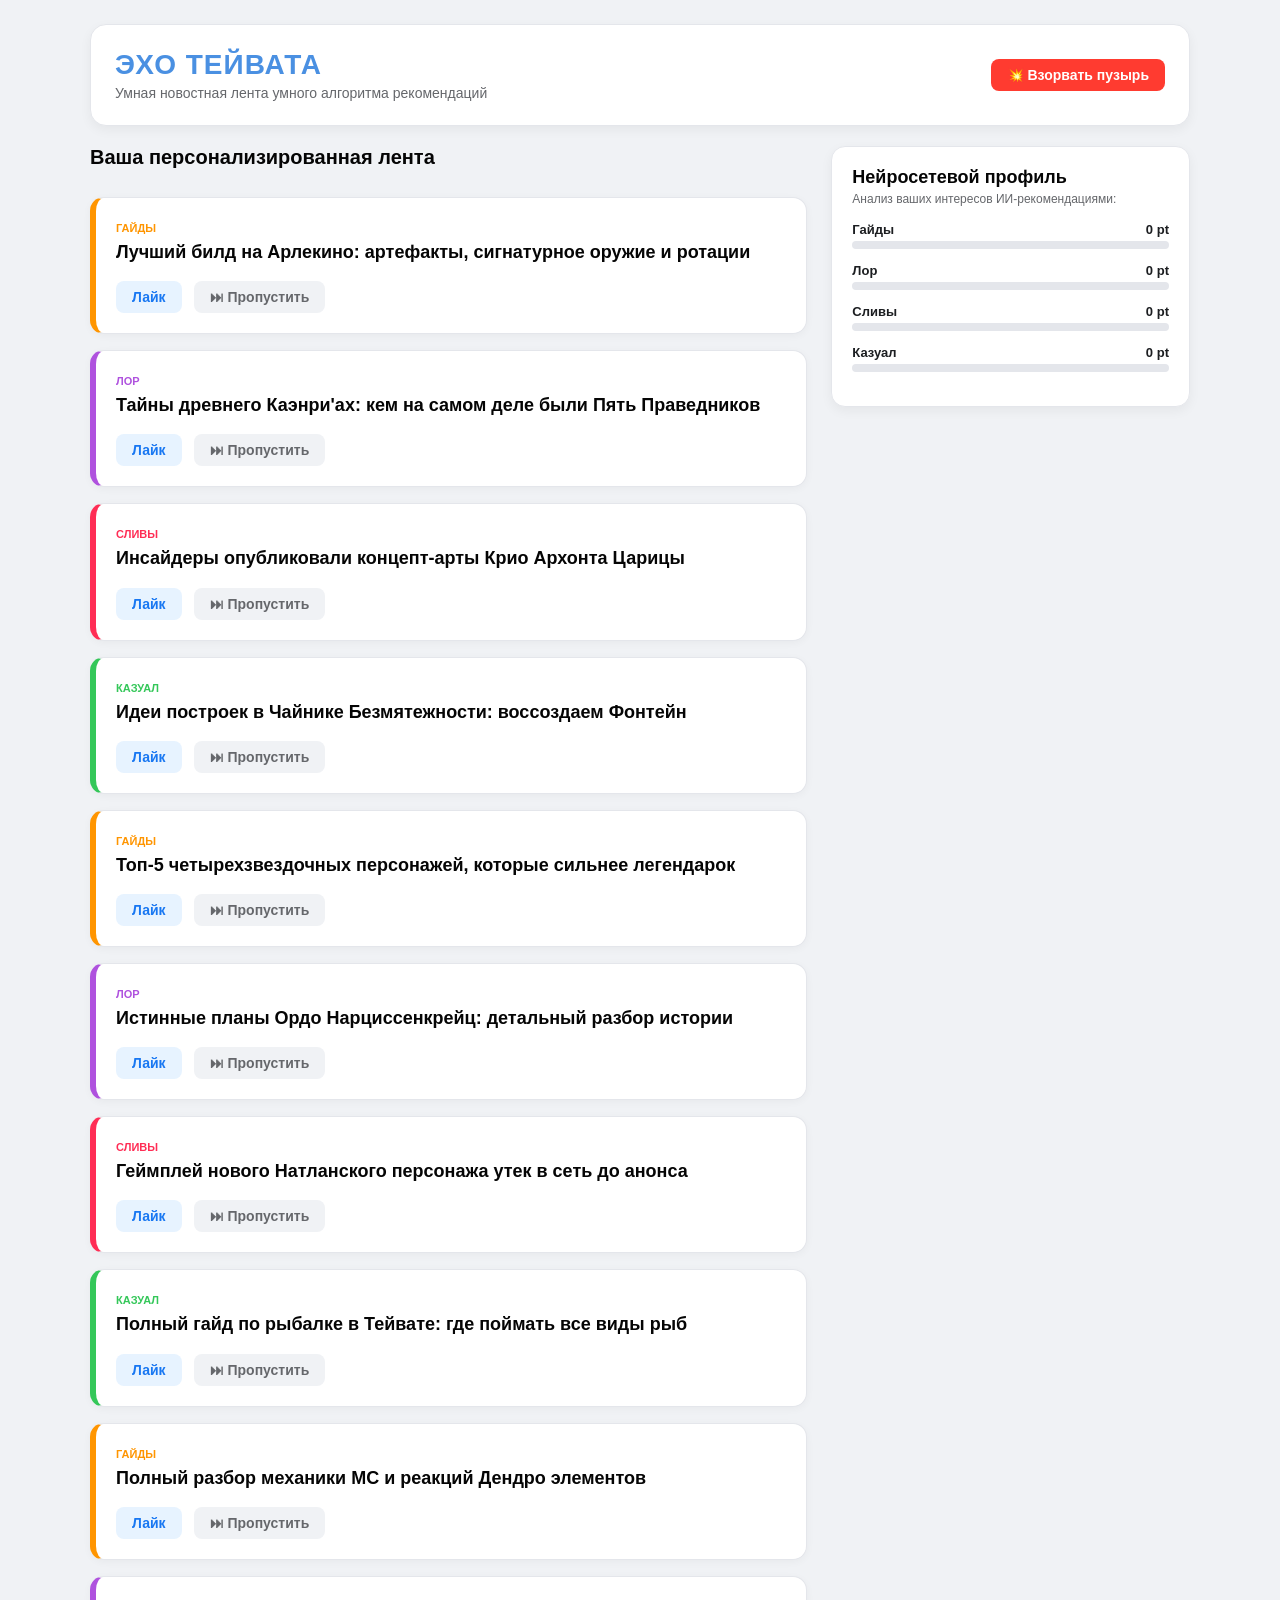
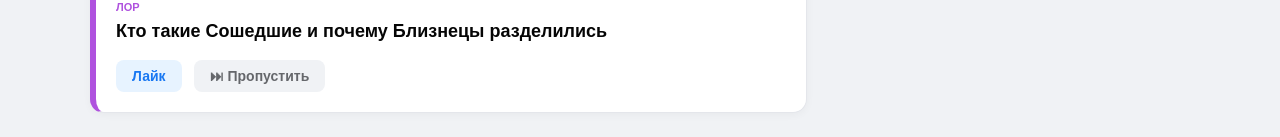
<file: index.html>
<!DOCTYPE html>
<html lang="ru">
<head>
    <meta charset="UTF-8">
    <meta name="viewport" content="width=device-width, initial-scale=1.0">
    <title>Genshin Impact — Эхо Тейвата</title>
    <link rel="stylesheet" href="style.css">
</head>
<body>

<div class="app-container">
    <header class="app-header">
        <div class="header-main">
            <h1>ЭХО ТЕЙВАТА</h1>
            <p>Умная новостная лента умного алгоритма рекомендаций</p>
        </div>
        <div class="header-action">
            <button class="btn btn-danger" onclick="resetAlgo()">💥 Взорвать пузырь</button>
        </div>
    </header>

    <main class="app-body">
        <section class="feed-section">
            <div class="feed-filter">
                <h2>Ваша персонализированная лента</h2>
                <div class="alert-box" id="alertBox">
                     <b>Внимание!</b> Алгоритм зафиксировал жесткий инфо-пузырь. Противоположный контент заблокирован.
                </div>
            </div>
            <div id="feedBox" class="feed-box"></div>
        </section>

        <aside class="sidebar-section">
            <div class="sticky-sidebar">
                <h3>Нейросетевой профиль</h3>
                <p class="subtitle">Анализ ваших интересов ИИ-рекомендациями:</p>
                <div id="statsBox" class="stats-box"></div>
            </div>
        </aside>
    </main>
</div>

<script src="script.js"></script>
</body>
</html>
</file>
<file: style.css>
* {
    box-sizing: border-box;
    margin: 0;
    padding: 0;
    font-family: -apple-system, BlinkMacSystemFont, "Segoe UI", Roboto, Helvetica, Arial, sans-serif;
}

body {
    background: #f0f2f5;
    color: #1c1e21;
    padding: 24px;
}

.app-container {
    max-width: 1100px;
    margin: 0 auto;
    display: flex;
    flex-direction: column;
    gap: 20px;
}

.app-header {
    background: #fff;
    padding: 24px;
    border-radius: 16px;
    box-shadow: 0 4px 12px rgba(0,0,0,0.05);
    display: flex;
    justify-content: space-between;
    align-items: center;
    border: 1px solid #e4e6eb;
}

.app-header h1 {
    color: #4a90e2;
    font-size: 28px;
    letter-spacing: 1px;
    margin-bottom: 4px;
}

.app-header p {
    color: #65676b;
    font-size: 14px;
}

.app-body {
    display: grid;
    grid-template-columns: 2fr 1fr;
    gap: 24px;
    align-items: start;
}

.feed-section {
    display: flex;
    flex-direction: column;
    gap: 16px;
}

.feed-filter h2 {
    font-size: 20px;
    color: #050505;
    margin-bottom: 12px;
}

.alert-box {
    background: #ffebe9;
    color: #ff3b30;
    border: 1px solid #ffc9c6;
    padding: 12px 16px;
    border-radius: 10px;
    font-size: 14px;
    display: none;
}

.feed-box {
    display: flex;
    flex-direction: column;
    gap: 16px;
}

.card {
    background: #fff;
    padding: 20px;
    border-radius: 14px;
    box-shadow: 0 2px 8px rgba(0,0,0,0.04);
    border: 1px solid #e4e6eb;
    border-left: 6px solid #ccc;
    transition: transform 0.2s, box-shadow 0.2s;
}

.card:hover {
    transform: translateY(-2px);
    box-shadow: 0 4px 16px rgba(0,0,0,0.08);
}

.card.builds { border-left-color: #ff9500; }
.card.lore { border-left-color: #af52de; }
.card.leaks { border-left-color: #ff2d55; }
.card.casual { border-left-color: #34c759; }

.card-tag {
    font-size: 11px;
    font-weight: 700;
    text-transform: uppercase;
    margin-bottom: 6px;
    display: inline-block;
}

.card.builds .card-tag { color: #ff9500; }
.card.lore .card-tag { color: #af52de; }
.card.leaks .card-tag { color: #ff2d55; }
.card.casual .card-tag { color: #34c759; }

.card-title {
    font-size: 18px;
    color: #050505;
    line-height: 1.4;
    margin-bottom: 16px;
}

.card-actions {
    display: flex;
    gap: 12px;
}

.btn {
    padding: 8px 16px;
    border: none;
    border-radius: 8px;
    cursor: pointer;
    font-weight: 600;
    font-size: 14px;
    transition: background 0.2s, color 0.2s;
}

.btn-primary { background: #e7f3ff; color: #1877f2; }
.btn-primary:hover { background: #1877f2; color: #fff; }
.btn-secondary { background: #f0f2f5; color: #65676b; }
.btn-secondary:hover { background: #e4e6eb; color: #050505; }
.btn-danger { background: #ff3b30; color: #fff; }
.btn-danger:hover { background: #d32f2f; }

.sidebar-section {
    position: relative;
}

.sticky-sidebar {
    position: sticky;
    top: 24px;
    background: #fff;
    padding: 20px;
    border-radius: 14px;
    box-shadow: 0 4px 12px rgba(0,0,0,0.05);
    border: 1px solid #e4e6eb;
}

.sticky-sidebar h3 {
    font-size: 18px;
    color: #050505;
    margin-bottom: 4px;
}

.sticky-sidebar .subtitle {
    font-size: 12px;
    color: #65676b;
    margin-bottom: 16px;
}

.stat-row {
    margin-bottom: 14px;
}

.stat-info {
    display: flex;
    justify-content: space-between;
    font-size: 13px;
    font-weight: 600;
    margin-bottom: 4px;
}

.progress-track {
    background: #e4e6eb;
    height: 8px;
    border-radius: 4px;
    overflow: hidden;
}

.progress-bar {
    height: 100%;
    width: 0%;
    transition: width 0.4s ease;
}

@media(max-width: 768px) {
    .app-body { grid-template-columns: 1fr; }
    .app-header { flex-direction: column; gap: 16px; text-align: center; }
}
</file>
